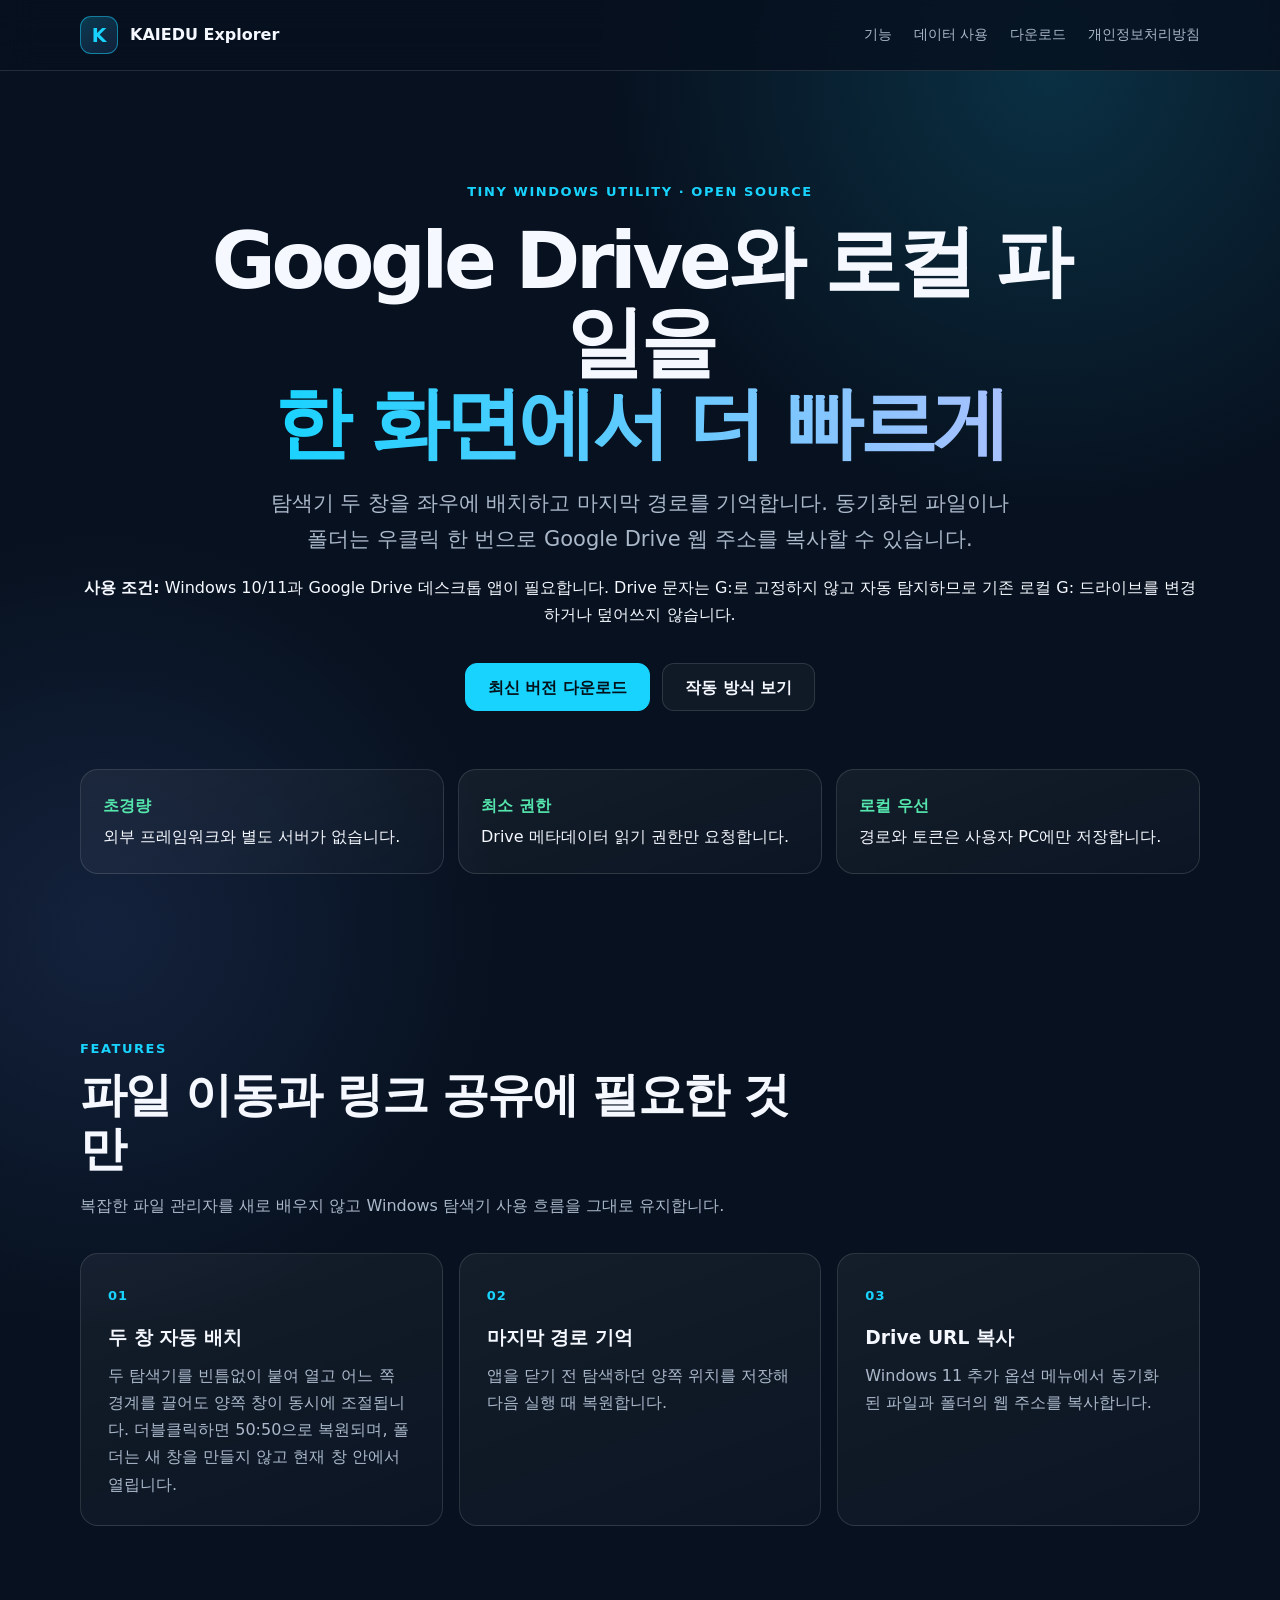
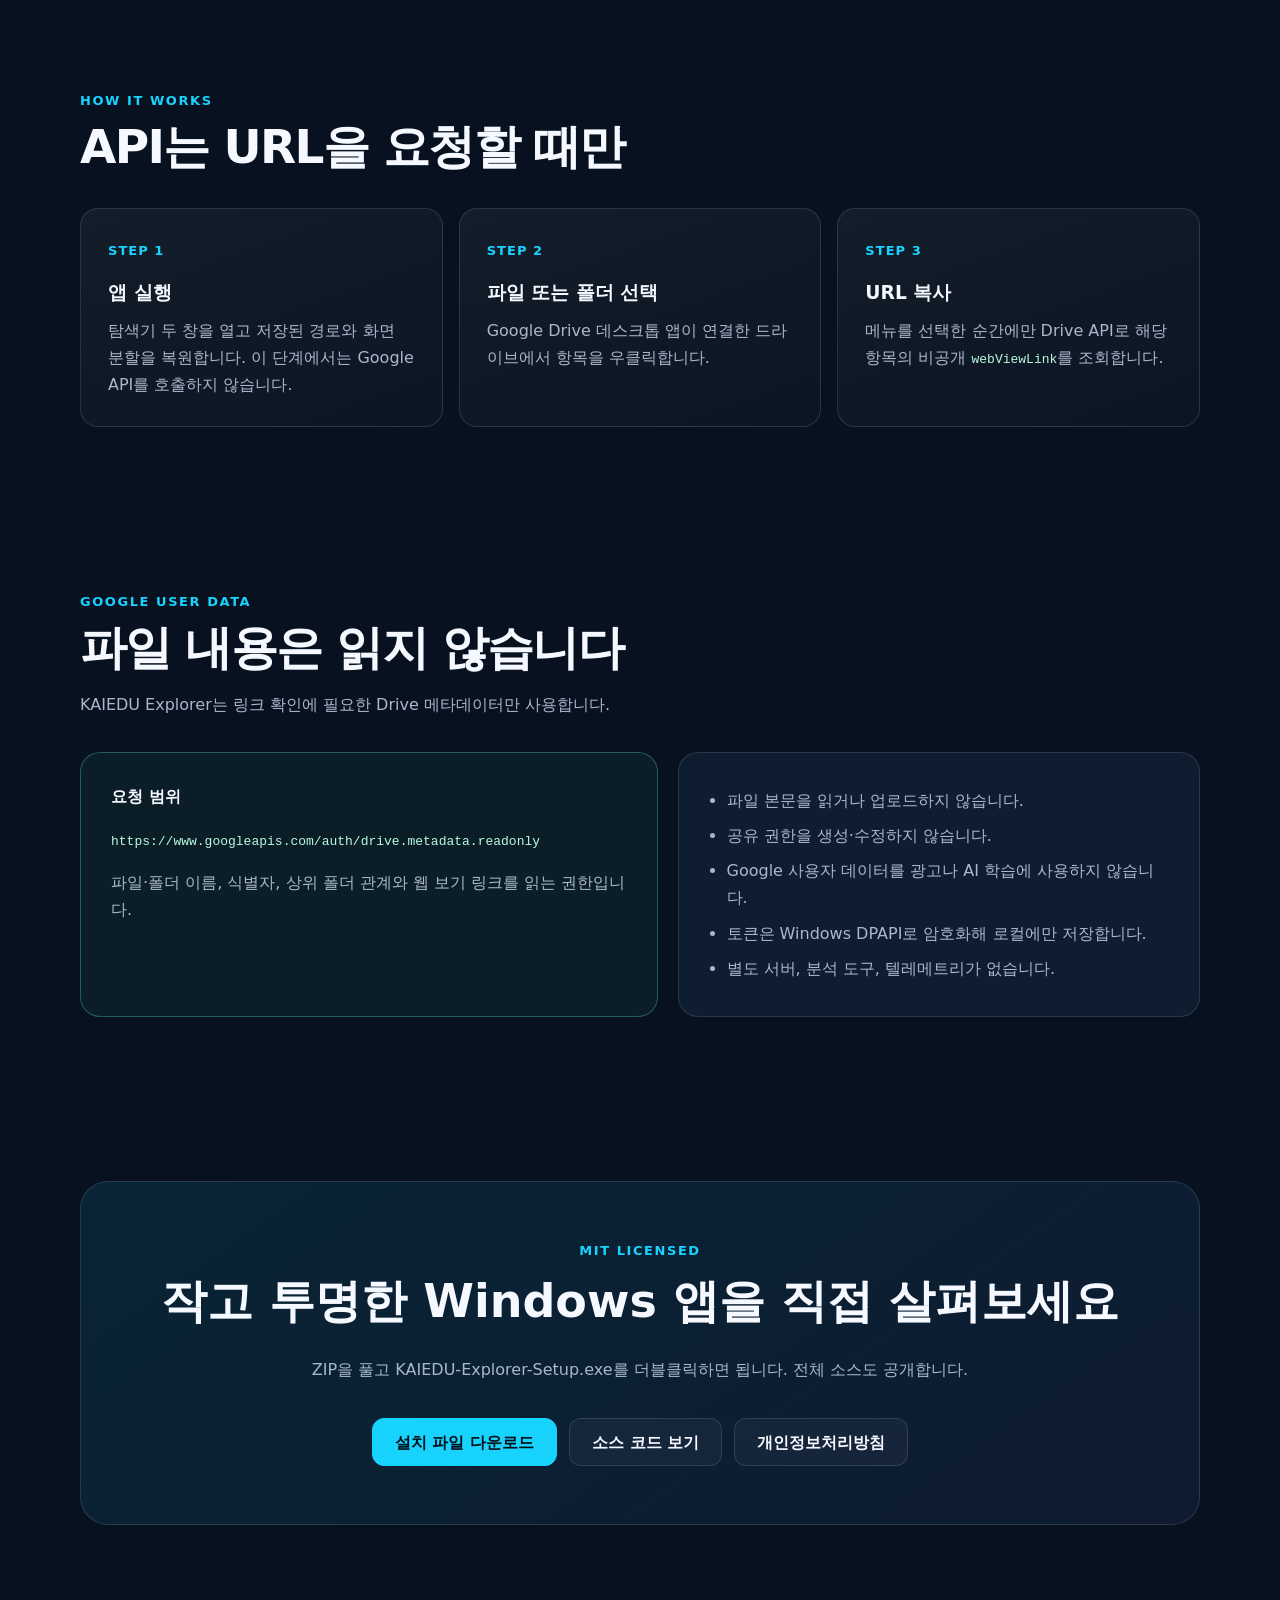
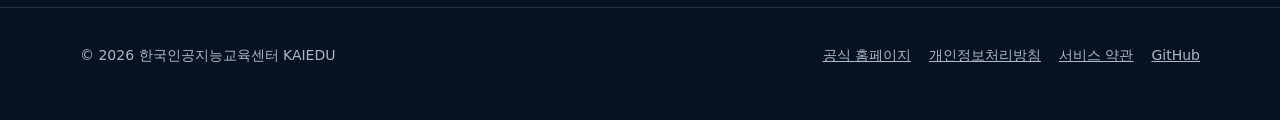
<file: website/download/index.html>
<!doctype html>
<html lang="ko">
<head>
  <meta charset="utf-8">
  <meta name="viewport" content="width=device-width,initial-scale=1">
  <title>KAIEDU Explorer | Google Drive와 로컬 파일을 나란히</title>
  <meta name="description" content="두 개의 Windows 파일 탐색기를 나란히 열고 Google Drive 파일·폴더 URL을 복사하는 초경량 오픈소스 도구입니다.">
  <meta name="robots" content="index,follow">
  <link rel="canonical" href="https://kaiedu.center/download/">
  <link rel="stylesheet" href="style.css">
</head>
<body>
  <nav class="nav">
    <div class="wrap nav-inner">
      <a class="brand" href="#top"><span class="mark">K</span><span>KAIEDU Explorer</span></a>
      <div class="nav-links">
        <a href="#features">기능</a><a href="#privacy">데이터 사용</a><a href="#download">다운로드</a><a href="privacy">개인정보처리방침</a>
      </div>
    </div>
  </nav>

  <main id="top">
    <header class="hero wrap">
      <div class="eyebrow">Tiny Windows Utility · Open Source</div>
      <h1>Google Drive와 로컬 파일을<br><span class="gradient">한 화면에서 더 빠르게</span></h1>
      <p class="lead">탐색기 두 창을 좌우에 배치하고 마지막 경로를 기억합니다. 동기화된 파일이나 폴더는 우클릭 한 번으로 Google Drive 웹 주소를 복사할 수 있습니다.</p>
      <p><strong>사용 조건:</strong> Windows 10/11과 Google Drive 데스크톱 앱이 필요합니다. Drive 문자는 G:로 고정하지 않고 자동 탐지하므로 기존 로컬 G: 드라이브를 변경하거나 덮어쓰지 않습니다.</p>
      <div class="actions">
        <a class="button primary" href="https://github.com/letsgo999/KAIEDU_Explorer/releases/latest">최신 버전 다운로드</a>
        <a class="button secondary" href="#how">작동 방식 보기</a>
      </div>
      <div class="facts">
        <div class="fact"><strong>초경량</strong>외부 프레임워크와 별도 서버가 없습니다.</div>
        <div class="fact"><strong>최소 권한</strong>Drive 메타데이터 읽기 권한만 요청합니다.</div>
        <div class="fact"><strong>로컬 우선</strong>경로와 토큰은 사용자 PC에만 저장합니다.</div>
      </div>
    </header>

    <section id="features">
      <div class="wrap">
        <div class="section-head"><div class="eyebrow">Features</div><h2>파일 이동과 링크 공유에 필요한 것만</h2><p>복잡한 파일 관리자를 새로 배우지 않고 Windows 탐색기 사용 흐름을 그대로 유지합니다.</p></div>
        <div class="grid">
          <article class="card"><span class="num">01</span><h3>두 창 자동 배치</h3><p>두 탐색기를 빈틈없이 붙여 열고 어느 쪽 경계를 끌어도 양쪽 창이 동시에 조절됩니다. 더블클릭하면 50:50으로 복원되며, 폴더는 새 창을 만들지 않고 현재 창 안에서 열립니다.</p></article>
          <article class="card"><span class="num">02</span><h3>마지막 경로 기억</h3><p>앱을 닫기 전 탐색하던 양쪽 위치를 저장해 다음 실행 때 복원합니다.</p></article>
          <article class="card"><span class="num">03</span><h3>Drive URL 복사</h3><p>Windows 11 추가 옵션 메뉴에서 동기화된 파일과 폴더의 웹 주소를 복사합니다.</p></article>
        </div>
      </div>
    </section>

    <section id="how">
      <div class="wrap">
        <div class="section-head"><div class="eyebrow">How it works</div><h2>API는 URL을 요청할 때만</h2></div>
        <div class="grid">
          <article class="card"><span class="num">STEP 1</span><h3>앱 실행</h3><p>탐색기 두 창을 열고 저장된 경로와 화면 분할을 복원합니다. 이 단계에서는 Google API를 호출하지 않습니다.</p></article>
          <article class="card"><span class="num">STEP 2</span><h3>파일 또는 폴더 선택</h3><p>Google Drive 데스크톱 앱이 연결한 드라이브에서 항목을 우클릭합니다.</p></article>
          <article class="card"><span class="num">STEP 3</span><h3>URL 복사</h3><p>메뉴를 선택한 순간에만 Drive API로 해당 항목의 비공개 <code>webViewLink</code>를 조회합니다.</p></article>
        </div>
      </div>
    </section>

    <section id="privacy">
      <div class="wrap">
        <div class="section-head"><div class="eyebrow">Google user data</div><h2>파일 내용은 읽지 않습니다</h2><p>KAIEDU Explorer는 링크 확인에 필요한 Drive 메타데이터만 사용합니다.</p></div>
        <div class="permissions">
          <div class="scope"><strong>요청 범위</strong><p><code>https://www.googleapis.com/auth/drive.metadata.readonly</code></p><p class="muted">파일·폴더 이름, 식별자, 상위 폴더 관계와 웹 보기 링크를 읽는 권한입니다.</p></div>
          <ul class="checklist">
            <li>파일 본문을 읽거나 업로드하지 않습니다.</li>
            <li>공유 권한을 생성·수정하지 않습니다.</li>
            <li>Google 사용자 데이터를 광고나 AI 학습에 사용하지 않습니다.</li>
            <li>토큰은 Windows DPAPI로 암호화해 로컬에만 저장합니다.</li>
            <li>별도 서버, 분석 도구, 텔레메트리가 없습니다.</li>
          </ul>
        </div>
      </div>
    </section>

    <section id="download">
      <div class="wrap download">
        <div class="eyebrow">MIT licensed</div>
        <h2>작고 투명한 Windows 앱을 직접 살펴보세요</h2>
        <p class="muted">ZIP을 풀고 KAIEDU-Explorer-Setup.exe를 더블클릭하면 됩니다. 전체 소스도 공개합니다.</p>
        <div class="actions"><a class="button primary" href="https://github.com/letsgo999/KAIEDU_Explorer/releases/latest">설치 파일 다운로드</a><a class="button secondary" href="https://github.com/letsgo999/KAIEDU_Explorer">소스 코드 보기</a><a class="button secondary" href="privacy">개인정보처리방침</a></div>
      </div>
    </section>
  </main>

  <footer><div class="wrap footer-row"><span>© 2026 한국인공지능교육센터 KAIEDU</span><span class="footer-links"><a href="https://kaiedu.center/">공식 홈페이지</a><a href="privacy">개인정보처리방침</a><a href="terms">서비스 약관</a><a href="https://github.com/letsgo999/KAIEDU_Explorer">GitHub</a></span></div></footer>
</body>
</html>
</file>
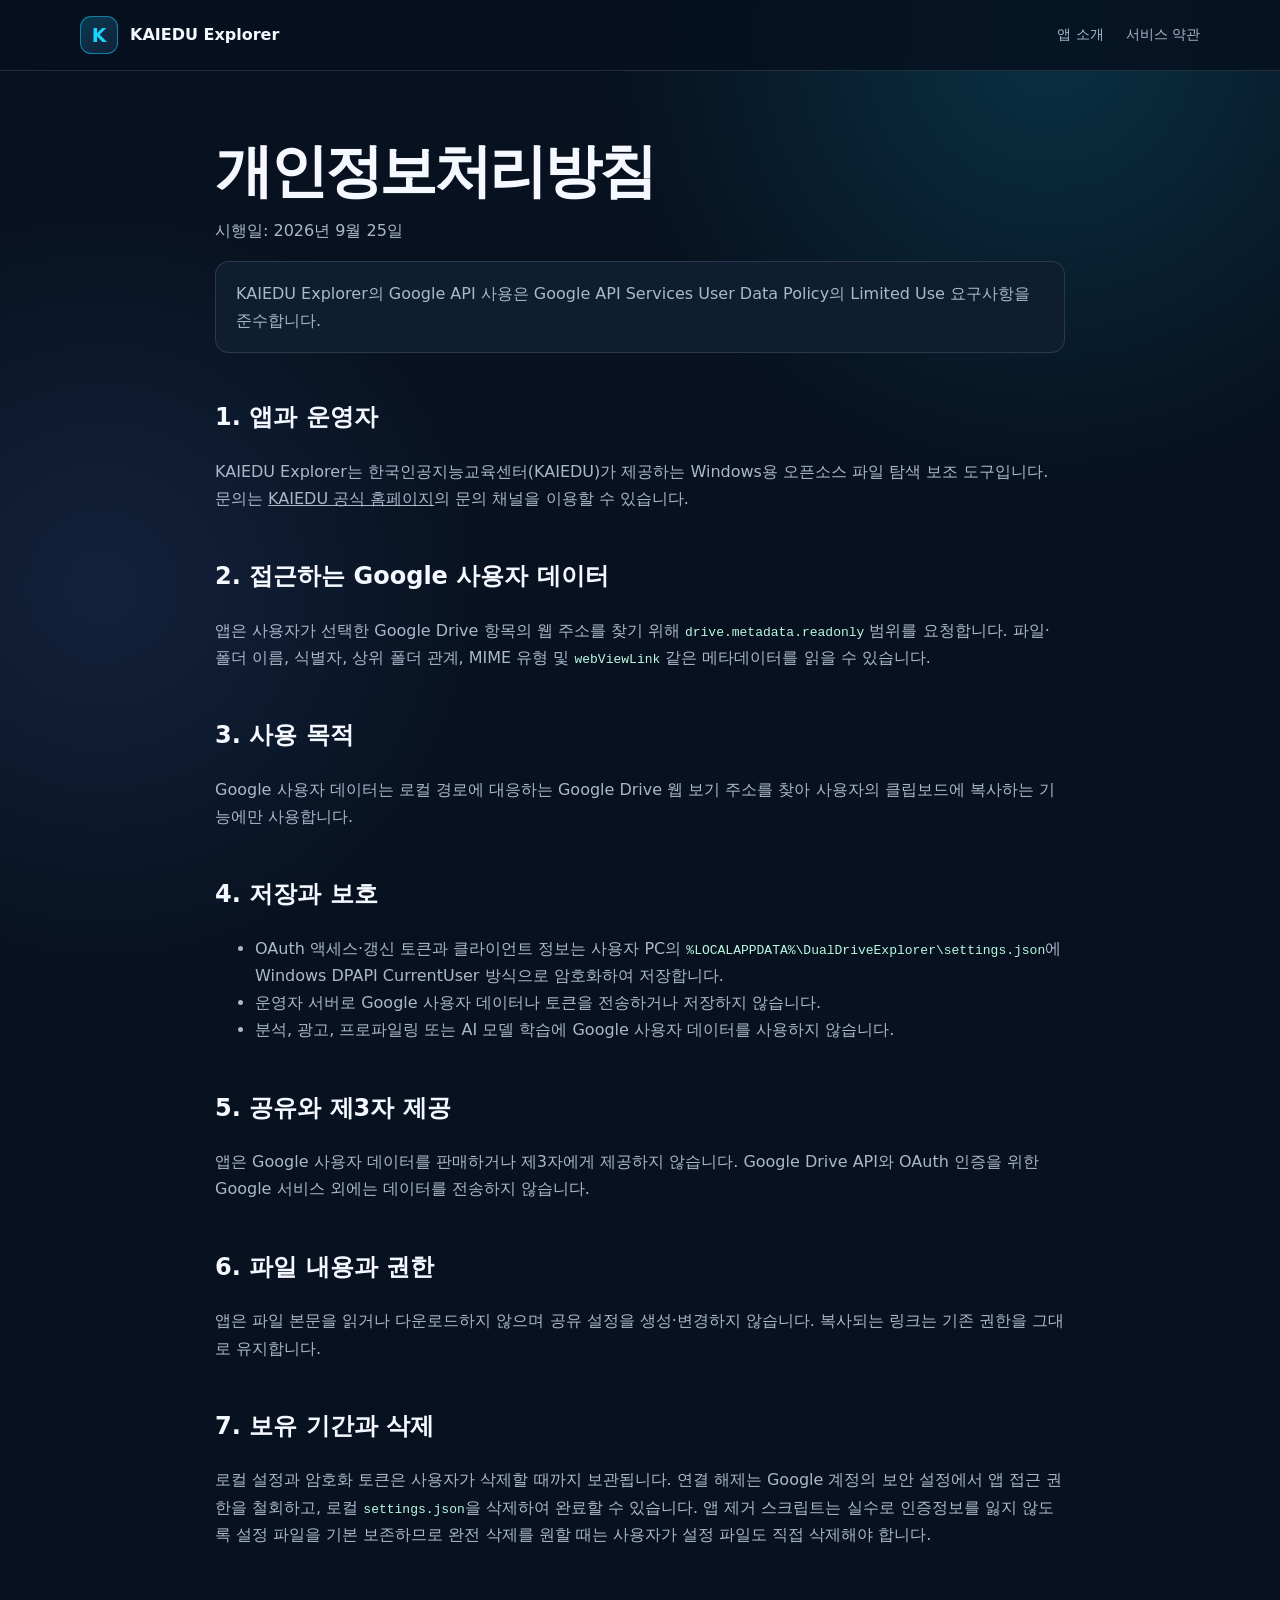
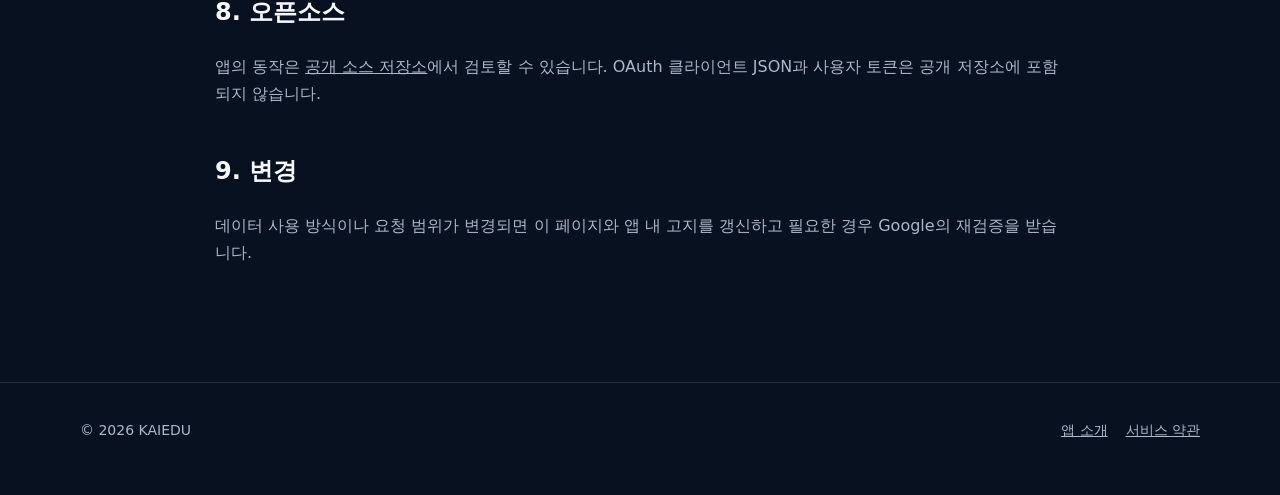
<file: website/download/privacy.html>
<!doctype html>
<html lang="ko">
<head>
  <meta charset="utf-8"><meta name="viewport" content="width=device-width,initial-scale=1">
  <title>개인정보처리방침 | KAIEDU Explorer</title>
  <meta name="description" content="KAIEDU Explorer의 Google 사용자 데이터 처리 및 개인정보 보호 방침입니다.">
  <link rel="canonical" href="https://kaiedu.center/download/privacy"><link rel="stylesheet" href="style.css">
</head>
<body>
  <nav class="nav"><div class="wrap nav-inner"><a class="brand" href="./"><span class="mark">K</span><span>KAIEDU Explorer</span></a><div class="nav-links"><a href="./">앱 소개</a><a href="terms">서비스 약관</a></div></div></nav>
  <main class="wrap legal">
    <h1>개인정보처리방침</h1><p>시행일: 2026년 9월 25일</p>
    <p class="notice">KAIEDU Explorer의 Google API 사용은 Google API Services User Data Policy의 Limited Use 요구사항을 준수합니다.</p>
    <h2>1. 앱과 운영자</h2><p>KAIEDU Explorer는 한국인공지능교육센터(KAIEDU)가 제공하는 Windows용 오픈소스 파일 탐색 보조 도구입니다. 문의는 <a href="https://kaiedu.center/">KAIEDU 공식 홈페이지</a>의 문의 채널을 이용할 수 있습니다.</p>
    <h2>2. 접근하는 Google 사용자 데이터</h2><p>앱은 사용자가 선택한 Google Drive 항목의 웹 주소를 찾기 위해 <code>drive.metadata.readonly</code> 범위를 요청합니다. 파일·폴더 이름, 식별자, 상위 폴더 관계, MIME 유형 및 <code>webViewLink</code> 같은 메타데이터를 읽을 수 있습니다.</p>
    <h2>3. 사용 목적</h2><p>Google 사용자 데이터는 로컬 경로에 대응하는 Google Drive 웹 보기 주소를 찾아 사용자의 클립보드에 복사하는 기능에만 사용합니다.</p>
    <h2>4. 저장과 보호</h2><ul><li>OAuth 액세스·갱신 토큰과 클라이언트 정보는 사용자 PC의 <code>%LOCALAPPDATA%\DualDriveExplorer\settings.json</code>에 Windows DPAPI CurrentUser 방식으로 암호화하여 저장합니다.</li><li>운영자 서버로 Google 사용자 데이터나 토큰을 전송하거나 저장하지 않습니다.</li><li>분석, 광고, 프로파일링 또는 AI 모델 학습에 Google 사용자 데이터를 사용하지 않습니다.</li></ul>
    <h2>5. 공유와 제3자 제공</h2><p>앱은 Google 사용자 데이터를 판매하거나 제3자에게 제공하지 않습니다. Google Drive API와 OAuth 인증을 위한 Google 서비스 외에는 데이터를 전송하지 않습니다.</p>
    <h2>6. 파일 내용과 권한</h2><p>앱은 파일 본문을 읽거나 다운로드하지 않으며 공유 설정을 생성·변경하지 않습니다. 복사되는 링크는 기존 권한을 그대로 유지합니다.</p>
    <h2>7. 보유 기간과 삭제</h2><p>로컬 설정과 암호화 토큰은 사용자가 삭제할 때까지 보관됩니다. 연결 해제는 Google 계정의 보안 설정에서 앱 접근 권한을 철회하고, 로컬 <code>settings.json</code>을 삭제하여 완료할 수 있습니다. 앱 제거 스크립트는 실수로 인증정보를 잃지 않도록 설정 파일을 기본 보존하므로 완전 삭제를 원할 때는 사용자가 설정 파일도 직접 삭제해야 합니다.</p>
    <h2>8. 오픈소스</h2><p>앱의 동작은 <a href="https://github.com/letsgo999/KAIEDU_Explorer">공개 소스 저장소</a>에서 검토할 수 있습니다. OAuth 클라이언트 JSON과 사용자 토큰은 공개 저장소에 포함되지 않습니다.</p>
    <h2>9. 변경</h2><p>데이터 사용 방식이나 요청 범위가 변경되면 이 페이지와 앱 내 고지를 갱신하고 필요한 경우 Google의 재검증을 받습니다.</p>
  </main>
  <footer><div class="wrap footer-row"><span>© 2026 KAIEDU</span><span class="footer-links"><a href="./">앱 소개</a><a href="terms">서비스 약관</a></span></div></footer>
</body>
</html>
</file>
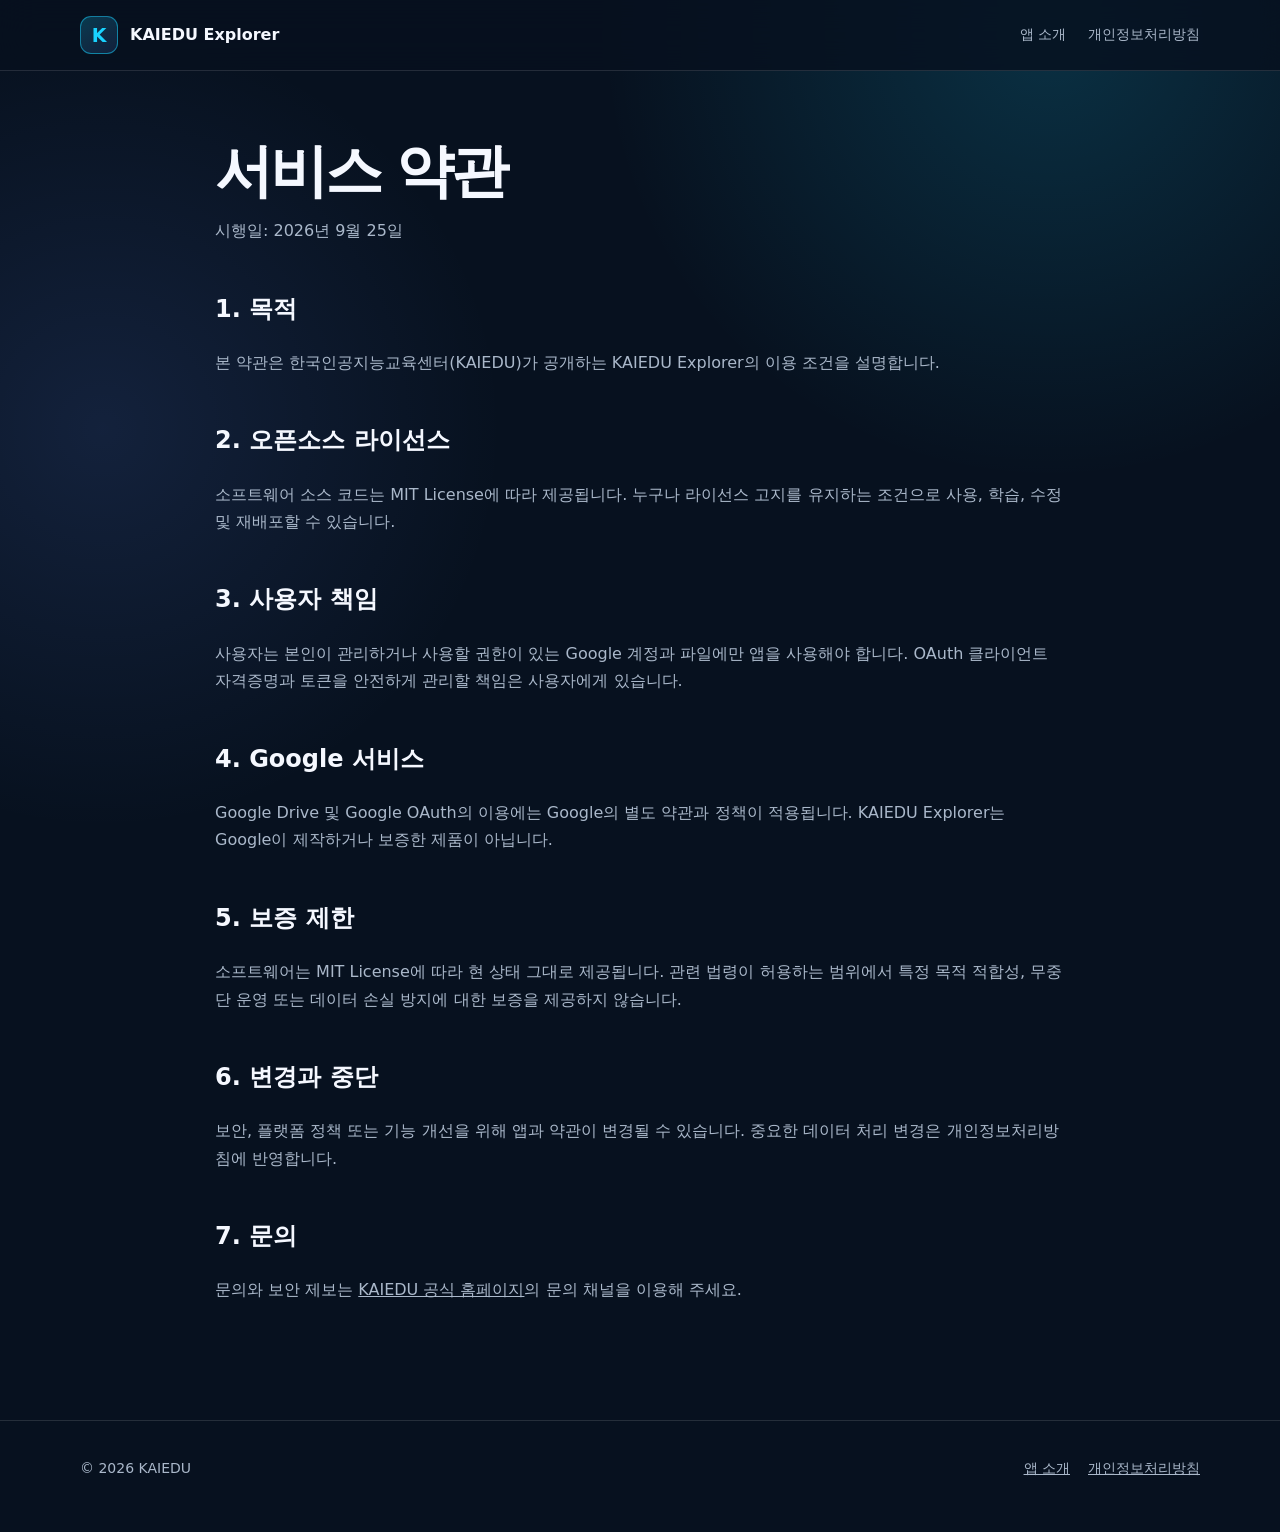
<file: website/download/terms.html>
<!doctype html>
<html lang="ko">
<head>
  <meta charset="utf-8"><meta name="viewport" content="width=device-width,initial-scale=1">
  <title>서비스 약관 | KAIEDU Explorer</title>
  <meta name="description" content="KAIEDU Explorer 오픈소스 소프트웨어 이용 조건입니다.">
  <link rel="canonical" href="https://kaiedu.center/download/terms"><link rel="stylesheet" href="style.css">
</head>
<body>
  <nav class="nav"><div class="wrap nav-inner"><a class="brand" href="./"><span class="mark">K</span><span>KAIEDU Explorer</span></a><div class="nav-links"><a href="./">앱 소개</a><a href="privacy">개인정보처리방침</a></div></div></nav>
  <main class="wrap legal">
    <h1>서비스 약관</h1><p>시행일: 2026년 9월 25일</p>
    <h2>1. 목적</h2><p>본 약관은 한국인공지능교육센터(KAIEDU)가 공개하는 KAIEDU Explorer의 이용 조건을 설명합니다.</p>
    <h2>2. 오픈소스 라이선스</h2><p>소프트웨어 소스 코드는 MIT License에 따라 제공됩니다. 누구나 라이선스 고지를 유지하는 조건으로 사용, 학습, 수정 및 재배포할 수 있습니다.</p>
    <h2>3. 사용자 책임</h2><p>사용자는 본인이 관리하거나 사용할 권한이 있는 Google 계정과 파일에만 앱을 사용해야 합니다. OAuth 클라이언트 자격증명과 토큰을 안전하게 관리할 책임은 사용자에게 있습니다.</p>
    <h2>4. Google 서비스</h2><p>Google Drive 및 Google OAuth의 이용에는 Google의 별도 약관과 정책이 적용됩니다. KAIEDU Explorer는 Google이 제작하거나 보증한 제품이 아닙니다.</p>
    <h2>5. 보증 제한</h2><p>소프트웨어는 MIT License에 따라 현 상태 그대로 제공됩니다. 관련 법령이 허용하는 범위에서 특정 목적 적합성, 무중단 운영 또는 데이터 손실 방지에 대한 보증을 제공하지 않습니다.</p>
    <h2>6. 변경과 중단</h2><p>보안, 플랫폼 정책 또는 기능 개선을 위해 앱과 약관이 변경될 수 있습니다. 중요한 데이터 처리 변경은 개인정보처리방침에 반영합니다.</p>
    <h2>7. 문의</h2><p>문의와 보안 제보는 <a href="https://kaiedu.center/">KAIEDU 공식 홈페이지</a>의 문의 채널을 이용해 주세요.</p>
  </main>
  <footer><div class="wrap footer-row"><span>© 2026 KAIEDU</span><span class="footer-links"><a href="./">앱 소개</a><a href="privacy">개인정보처리방침</a></span></div></footer>
</body>
</html>
</file>
<file: website/download/style.css>
:root {
  --bg: #07111f;
  --panel: #0e1d30;
  --panel-2: #13263d;
  --text: #f5f8ff;
  --muted: #aab8ca;
  --line: rgba(255, 255, 255, .12);
  --cyan: #19d3ff;
  --blue: #6691ff;
  --green: #55e6ad;
  --max: 1120px;
}

* { box-sizing: border-box; }
html { scroll-behavior: smooth; }
body {
  margin: 0;
  color: var(--text);
  background:
    radial-gradient(circle at 82% 2%, rgba(25, 211, 255, .16), transparent 28rem),
    radial-gradient(circle at 8% 28%, rgba(102, 145, 255, .13), transparent 25rem),
    var(--bg);
  font-family: Inter, "Noto Sans KR", system-ui, -apple-system, BlinkMacSystemFont, "Segoe UI", sans-serif;
  line-height: 1.7;
}
a { color: inherit; }
.wrap { width: min(var(--max), calc(100% - 40px)); margin: 0 auto; }
.nav {
  position: sticky; top: 0; z-index: 10;
  border-bottom: 1px solid var(--line);
  background: rgba(7, 17, 31, .82);
  backdrop-filter: blur(18px);
}
.nav-inner { min-height: 70px; display: flex; align-items: center; justify-content: space-between; gap: 24px; }
.brand { display: flex; align-items: center; gap: 12px; font-weight: 800; text-decoration: none; }
.mark {
  display: grid; place-items: center; width: 38px; height: 38px;
  border: 1px solid rgba(25, 211, 255, .5); border-radius: 11px;
  background: linear-gradient(145deg, rgba(25,211,255,.22), rgba(102,145,255,.13));
  color: var(--cyan); font-size: 19px;
}
.nav-links { display: flex; gap: 22px; color: var(--muted); font-size: 14px; }
.nav-links a { text-decoration: none; }
.nav-links a:hover { color: var(--text); }
.hero { padding: 110px 0 82px; text-align: center; }
.eyebrow { color: var(--cyan); font-weight: 750; letter-spacing: .12em; font-size: 13px; text-transform: uppercase; }
h1 { max-width: 880px; margin: 18px auto 22px; font-size: clamp(43px, 7vw, 78px); line-height: 1.04; letter-spacing: -.055em; }
.gradient { background: linear-gradient(90deg, var(--cyan), #a8c1ff); -webkit-background-clip: text; color: transparent; }
.lead { max-width: 760px; margin: 0 auto; color: var(--muted); font-size: clamp(17px, 2vw, 21px); }
.actions { display: flex; justify-content: center; flex-wrap: wrap; gap: 12px; margin-top: 35px; }
.button { display: inline-flex; align-items: center; justify-content: center; min-height: 48px; padding: 0 22px; border-radius: 12px; text-decoration: none; font-weight: 750; border: 1px solid var(--line); }
.button.primary { color: #02111a; background: var(--cyan); border-color: var(--cyan); }
.button.secondary { background: rgba(255,255,255,.04); }
.facts { display: grid; grid-template-columns: repeat(3, 1fr); gap: 14px; margin-top: 58px; text-align: left; }
.fact, .card { border: 1px solid var(--line); background: linear-gradient(160deg, rgba(255,255,255,.055), rgba(255,255,255,.02)); border-radius: 18px; }
.fact { padding: 22px; }
.fact strong { display: block; margin-bottom: 4px; color: var(--green); }
section { padding: 82px 0; }
.section-head { max-width: 730px; margin-bottom: 34px; }
.section-head h2 { margin: 8px 0 12px; font-size: clamp(30px, 4vw, 47px); line-height: 1.15; letter-spacing: -.035em; }
.section-head p, .muted { color: var(--muted); }
.grid { display: grid; grid-template-columns: repeat(3, 1fr); gap: 16px; }
.card { padding: 27px; }
.card .num { color: var(--cyan); font-size: 13px; font-weight: 800; letter-spacing: .08em; }
.card h3 { margin: 14px 0 8px; }
.card p { margin: 0; color: var(--muted); }
.permissions { display: grid; grid-template-columns: 1.05fr .95fr; gap: 20px; align-items: stretch; }
.scope { padding: 30px; border-radius: 20px; border: 1px solid rgba(85,230,173,.32); background: rgba(85,230,173,.06); }
code { overflow-wrap: anywhere; color: #b9f9df; }
.checklist { margin: 0; padding: 26px 26px 26px 48px; border: 1px solid var(--line); border-radius: 20px; background: var(--panel); }
.checklist li { margin: 8px 0; color: var(--muted); }
.download { text-align: center; border: 1px solid var(--line); border-radius: 28px; padding: 58px 28px; background: linear-gradient(145deg, rgba(25,211,255,.1), rgba(102,145,255,.08)); }
.download h2 { margin: 0 0 12px; font-size: clamp(30px, 4vw, 46px); }
footer { padding: 36px 0 52px; border-top: 1px solid var(--line); color: var(--muted); font-size: 14px; }
.footer-row { display: flex; justify-content: space-between; gap: 24px; flex-wrap: wrap; }
.footer-links { display: flex; gap: 18px; flex-wrap: wrap; }
.legal { max-width: 850px; margin: 0 auto; padding: 70px 0 100px; }
.legal h1 { margin: 0 0 12px; text-align: left; font-size: clamp(38px, 5vw, 58px); }
.legal h2 { margin-top: 44px; font-size: 24px; }
.legal p, .legal li { color: var(--muted); }
.legal .notice { padding: 18px 20px; border: 1px solid var(--line); border-radius: 14px; background: var(--panel); }
@media (max-width: 780px) {
  .nav-links { display: none; }
  .hero { padding-top: 78px; }
  .facts, .grid, .permissions { grid-template-columns: 1fr; }
}
</file>
